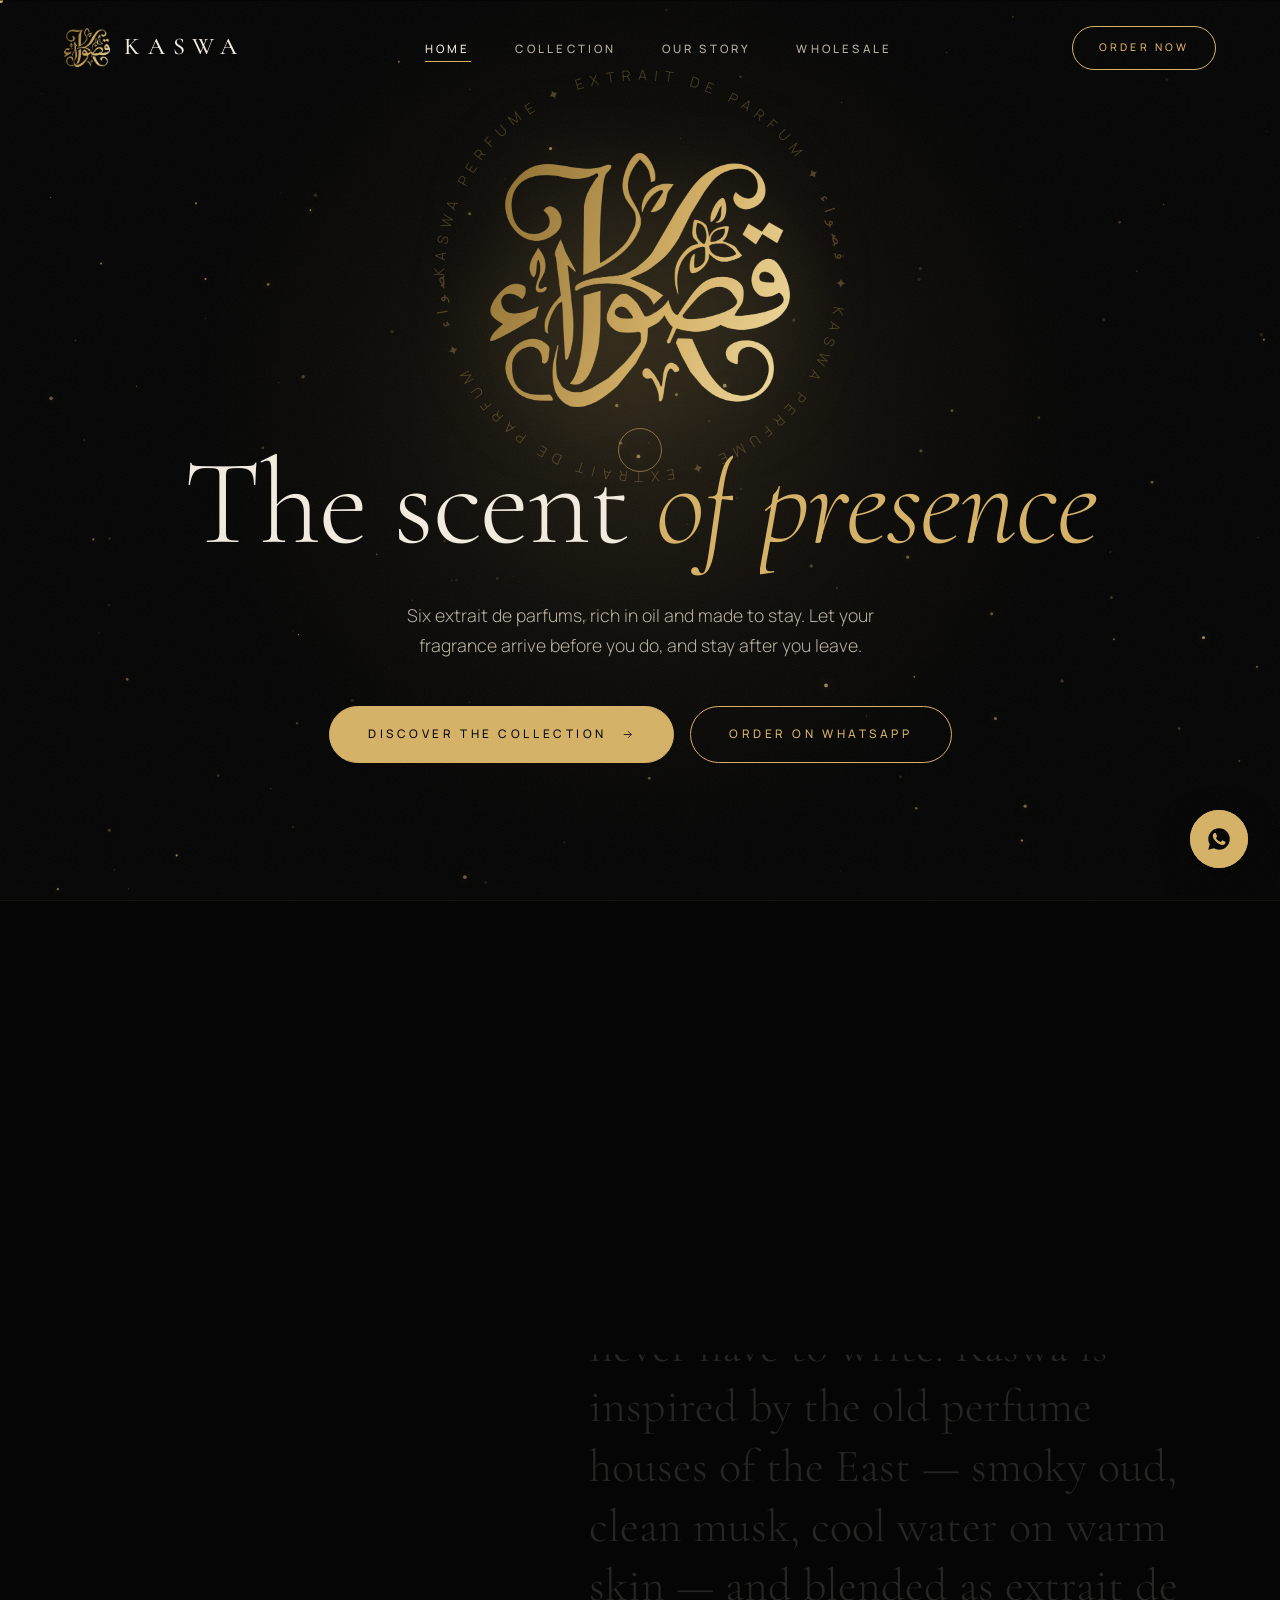
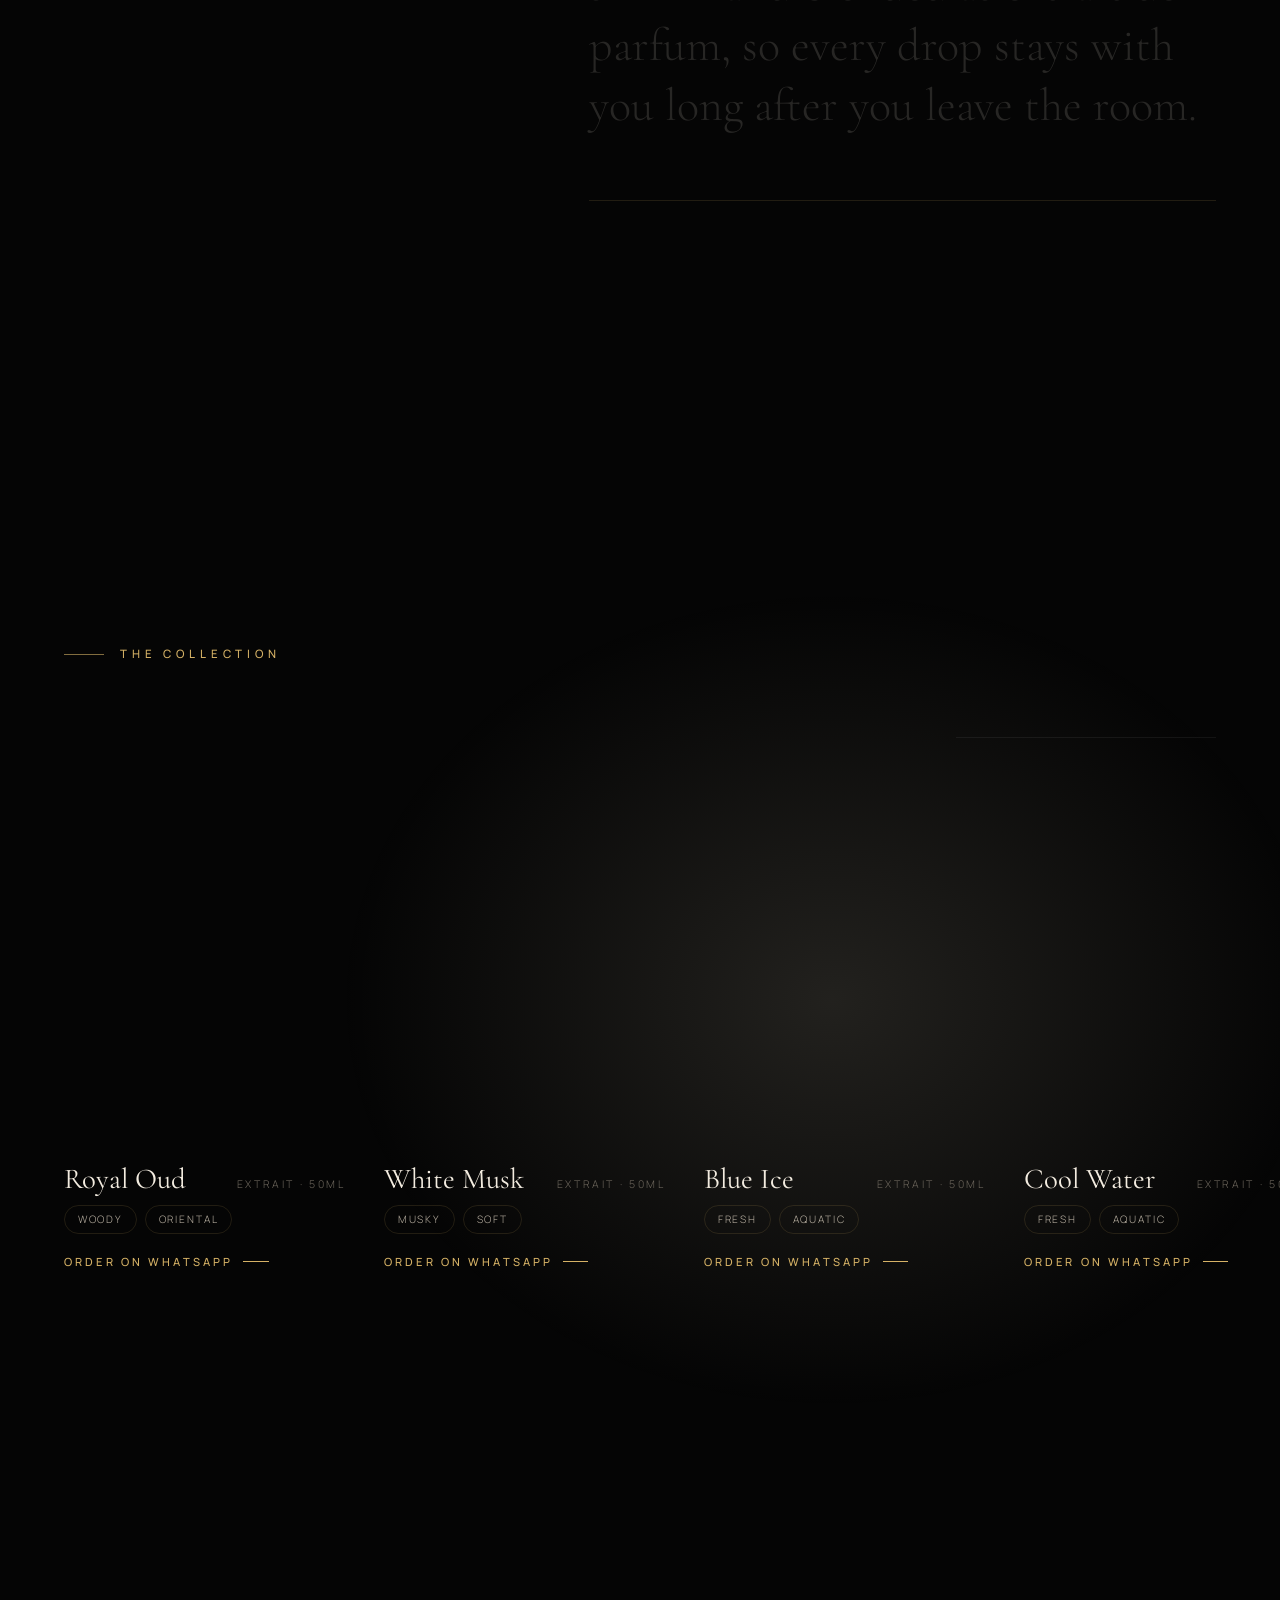
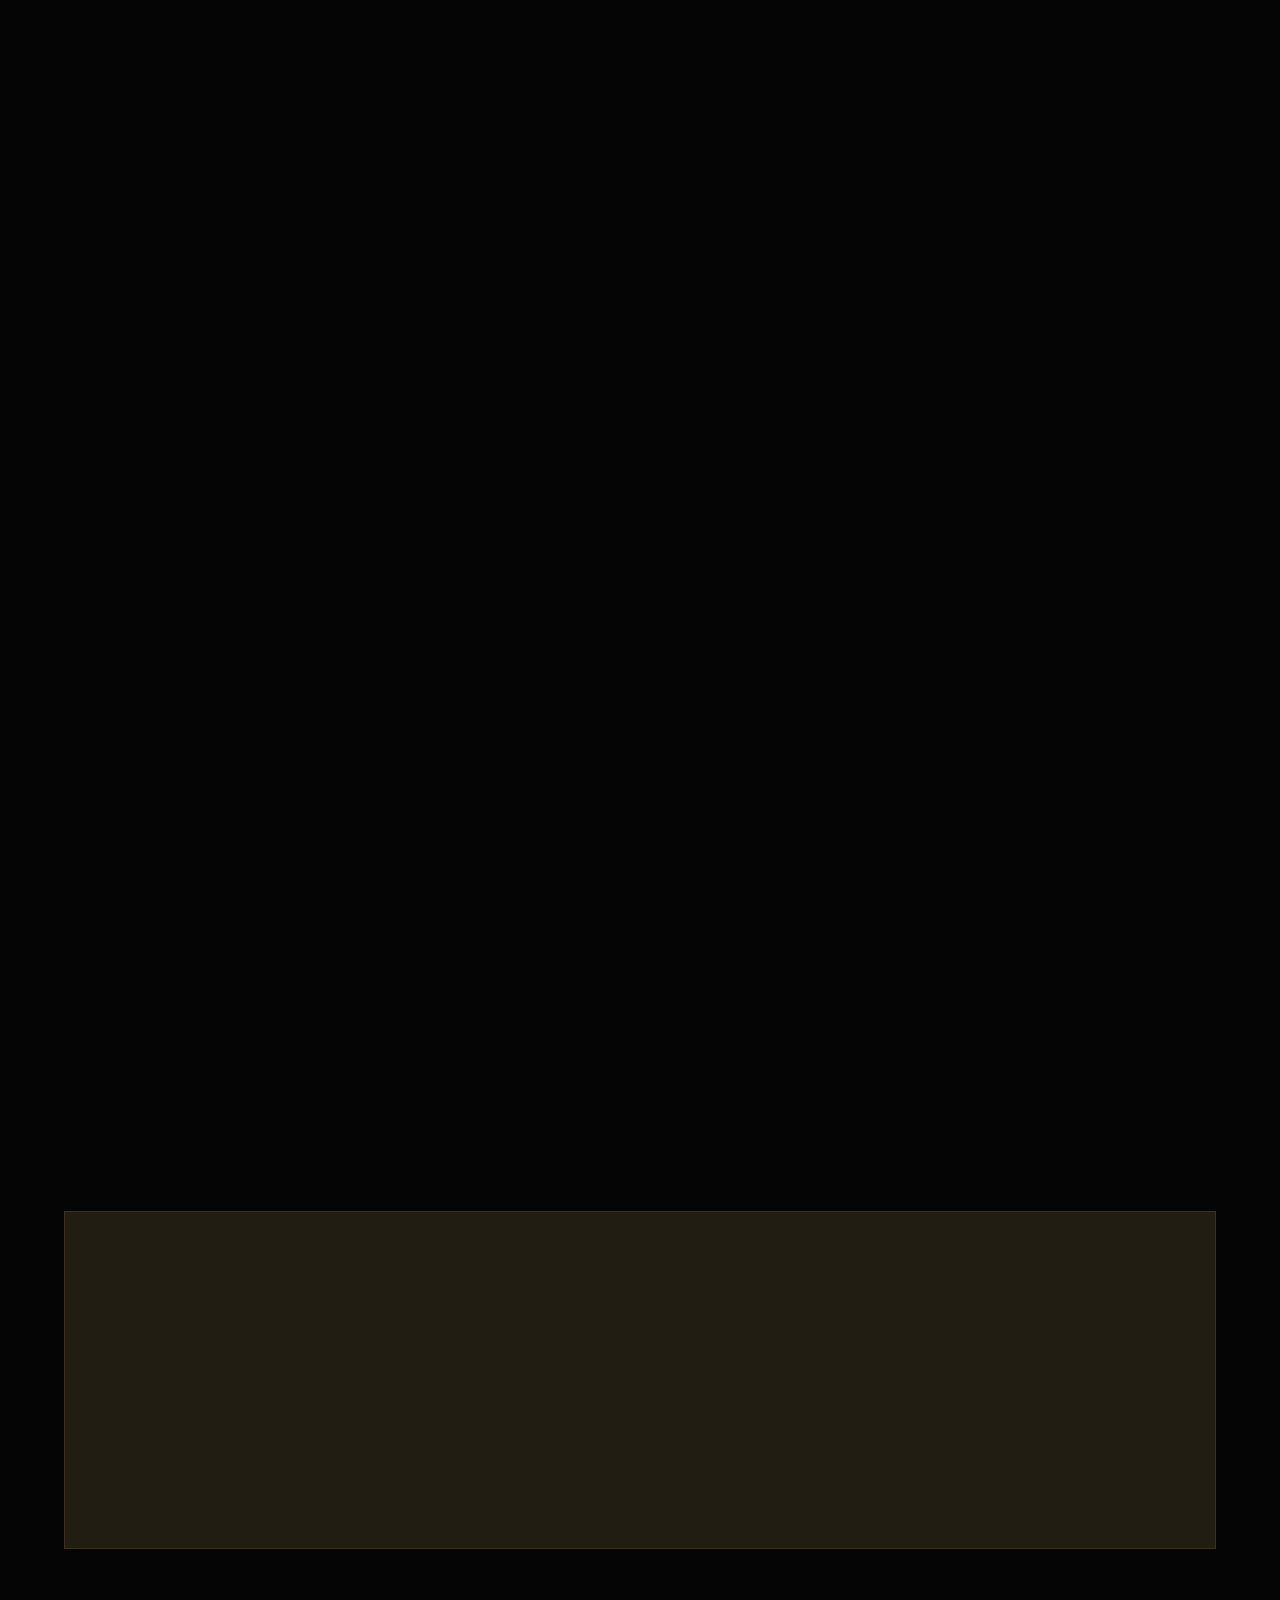
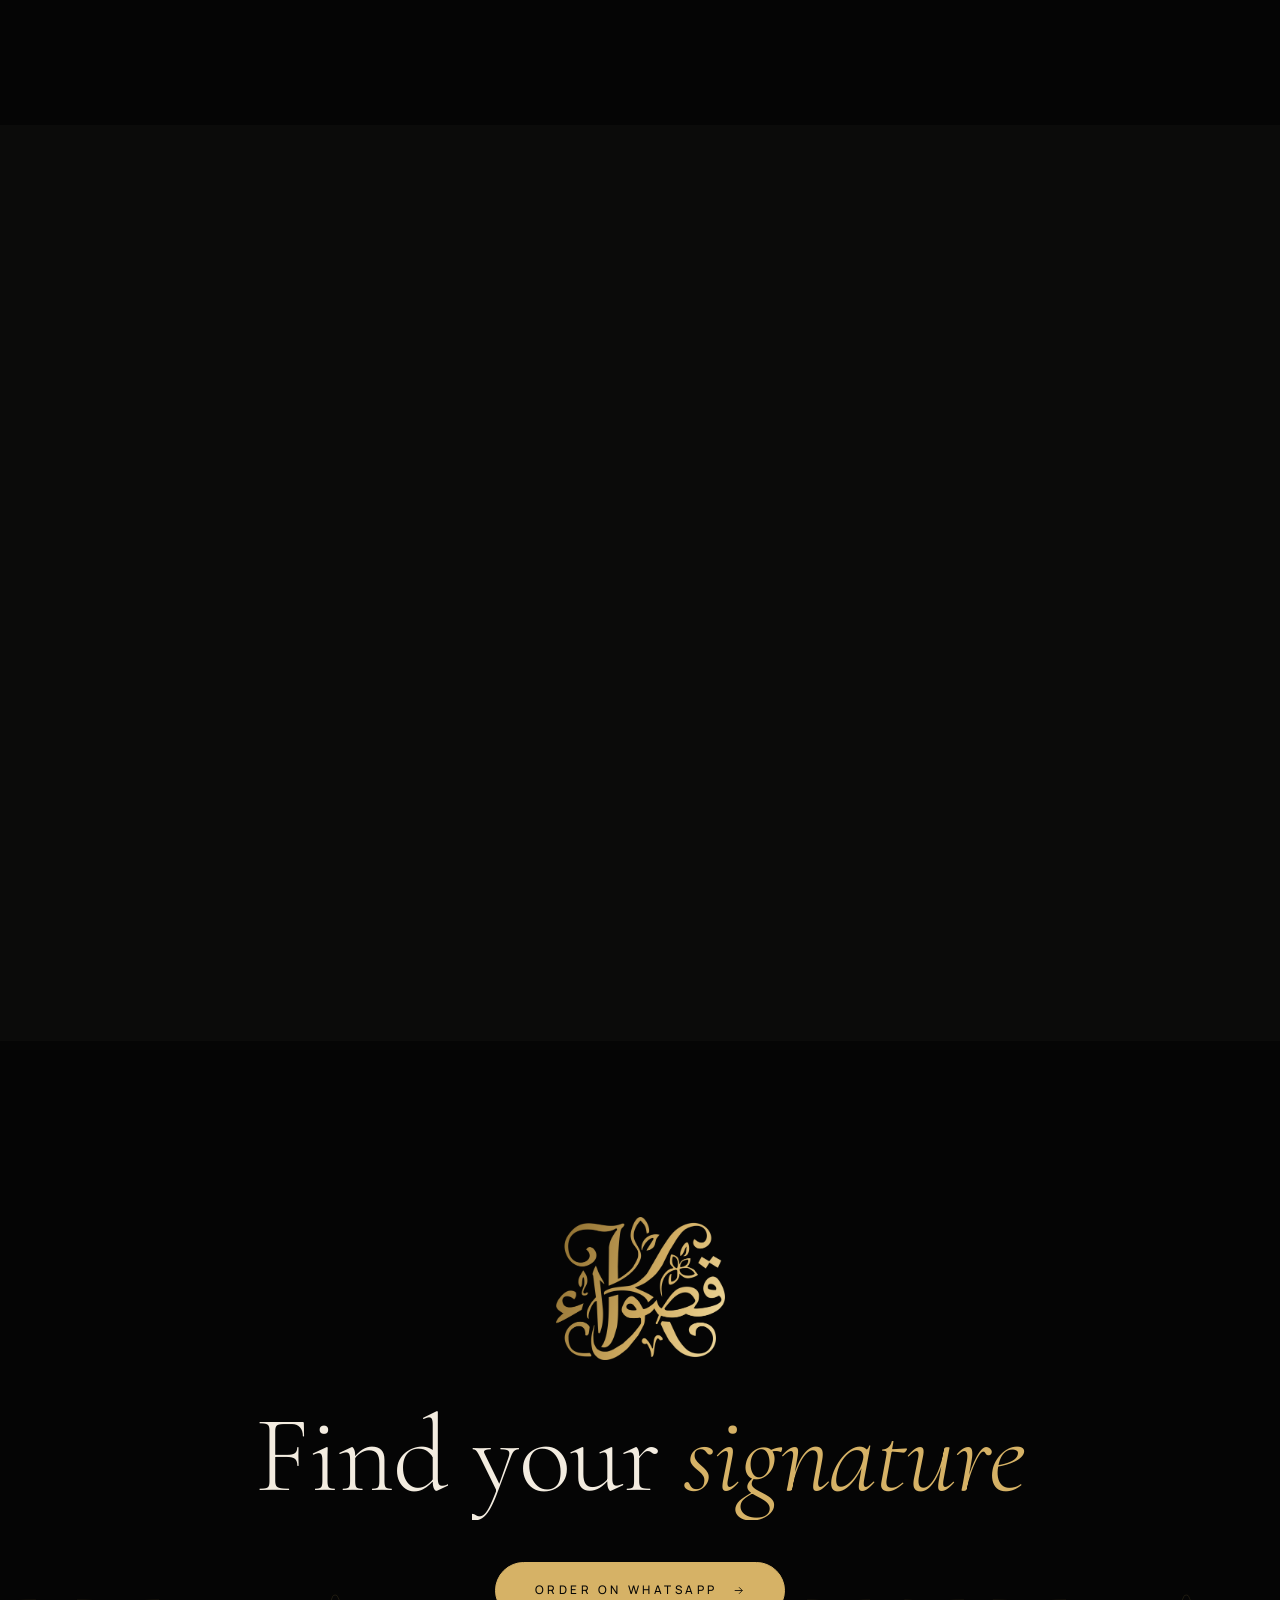
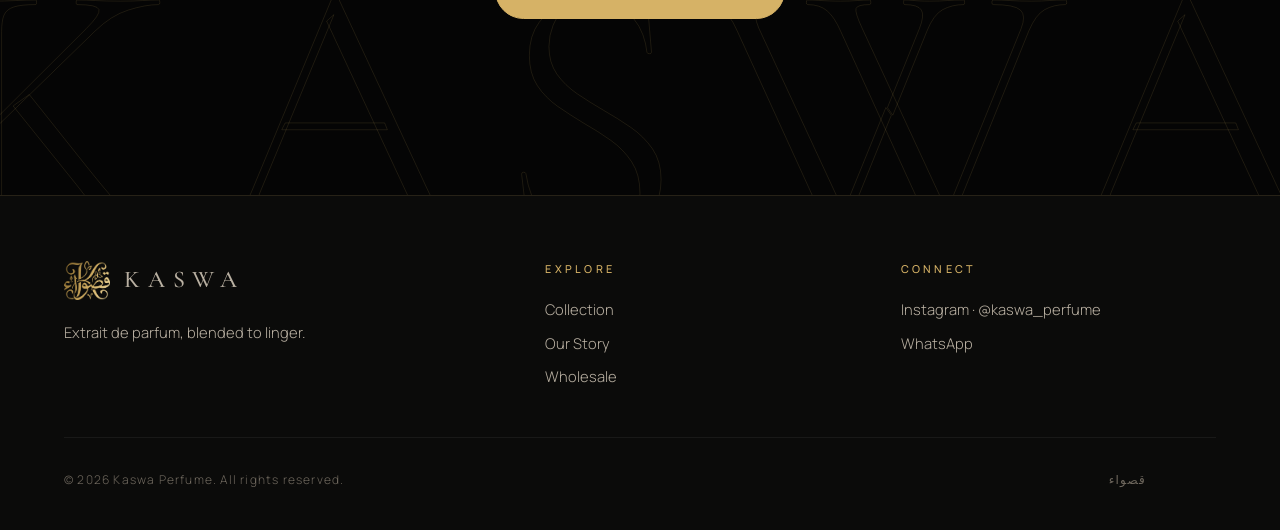
<file: index.html>
<!DOCTYPE html>
<html lang="en" class="lock">
<head>
  <meta charset="UTF-8">
  <meta name="viewport" content="width=device-width, initial-scale=1.0">
  <title>Kaswa Perfume | Extrait de Parfum</title>
  <meta name="description" content="Kaswa Perfume — six signature extrait de parfums. Royal Oud, White Musk, Blue Ice, Cool Water, Fitrat and Guava. Order on WhatsApp.">
  <meta name="theme-color" content="#050505">
  <link rel="icon" href="images/logo-gold.png">
  <link rel="stylesheet" href="styles.css">
</head>
<body>

  <!-- Preloader -->
  <div class="loader" aria-hidden="true">
    <div class="loader__half loader__half--top"></div>
    <div class="loader__half loader__half--bot"></div>
    <div class="loader__inner">
      <div class="loader__logo"><div class="loader__fill"></div></div>
      <div class="loader__count">000</div>
    </div>
  </div>

  <!-- Nav -->
  <nav class="nav">
    <a href="index.html" class="brand" aria-label="Kaswa home">
      <span class="logo-mark"></span>
      <span class="brand__word">KASWA</span>
    </a>
    <ul class="nav__links">
      <li><a href="index.html" class="active">Home</a></li>
      <li><a href="#collection">Collection</a></li>
      <li><a href="#story">Our Story</a></li>
      <li><a href="#wholesale">Wholesale</a></li>
    </ul>
    <a class="btn nav__cta" data-wa data-magnetic>Order Now</a>
    <button class="burger" aria-label="Open menu" aria-expanded="false"><span></span><span></span></button>
  </nav>

  <div class="menu">
    <a href="index.html">Home</a>
    <a href="products.html">Collection</a>
    <a href="#story">Our Story</a>
    <a href="#wholesale">Wholesale</a>
    <div class="menu__foot">@kaswa_perfume</div>
  </div>

  <main>
    <!-- Hero -->
    <header class="hero">
      <canvas class="hero__canvas" aria-hidden="true"></canvas>
      <div class="hero__glow" aria-hidden="true"></div>

      <div class="hero__inner">
        <div class="hero__logo reveal">
          <div class="hero__ring" aria-hidden="true">
            <svg viewBox="0 0 400 400">
              <defs><path id="ring" d="M200,200 m-180,0 a180,180 0 1,1 360,0 a180,180 0 1,1 -360,0"/></defs>
              <text><textPath href="#ring">Kaswa Perfume ✦ Extrait de Parfum ✦ قصواء ✦ Kaswa Perfume ✦ Extrait de Parfum ✦ قصواء ✦</textPath></text>
            </svg>
          </div>
          <div class="logo-mark" role="img" aria-label="Kaswa logo"></div>
        </div>
        <h1 class="display split">The scent <em>of&nbsp;presence</em></h1>
        <p class="hero__sub reveal" style="--d:.35s">Six extrait de parfums, rich in oil and made to stay. Let your fragrance arrive before you do, and stay after you leave.</p>
        <div class="hero__ctas reveal" style="--d:.5s">
          <a href="#collection" class="btn btn--solid" data-magnetic>Discover the Collection
            <svg viewBox="0 0 24 24" fill="none" stroke="currentColor" stroke-width="1.5"><path d="M5 12h14M13 6l6 6-6 6"/></svg>
          </a>
          <a class="btn" data-wa data-magnetic>Order on WhatsApp</a>
        </div>
      </div>

      <div class="scroll-cue" aria-hidden="true">Scroll<i></i></div>
    </header>

    <!-- Marquee -->
    <div class="marquee" aria-hidden="true">
      <div class="marquee__track">
        <span>Royal Oud</span><span>White Musk</span><span>Blue Ice</span><span>Cool Water</span><span>Fitrat</span><span>Guava</span>
        <span>Royal Oud</span><span>White Musk</span><span>Blue Ice</span><span>Cool Water</span><span>Fitrat</span><span>Guava</span>
      </div>
    </div>

    <!-- Story -->
    <section class="section" id="story">
      <div class="story">
        <div class="story__visual">
          <div class="story__frame clip">
            <img src="images/luxury_perfume.png" alt="A Kaswa perfume bottle on black marble" loading="lazy">
          </div>
          <div class="story__badge reveal" style="--d:.4s">قصواء<small>Kaswa</small></div>
        </div>
        <div>
          <span class="eyebrow reveal">Our Story</span>
          <p class="story__text">A fragrance is <b>a signature</b> you never have to write. Kaswa is inspired by the <b>old perfume houses of the East</b> — smoky oud, clean musk, cool water on warm skin — and blended as <b>extrait de parfum</b>, so every drop stays with you <b>long after you leave the room.</b></p>
          <div class="story__facts">
            <div class="fact reveal"><b>06</b><span>Signature scents</span></div>
            <div class="fact reveal" style="--d:.1s"><b>50ml</b><span>Every bottle</span></div>
            <div class="fact reveal" style="--d:.2s"><b>Extrait</b><span>Concentration</span></div>
          </div>
        </div>
      </div>
    </section>

    <!-- Collection: pinned horizontal scroll -->
    <section class="collection" id="collection">
      <div class="collection__sticky">
        <div class="collection__bg" aria-hidden="true"></div>
        <div class="collection__head">
          <div>
            <span class="eyebrow">The Collection</span>
            <h2 class="display split">Six scents, <em>one&nbsp;house</em></h2>
          </div>
          <div class="collection__progress" aria-hidden="true"><i></i></div>
        </div>
        <div class="track" data-scents>
          <div class="track__end">
            <p>Can't choose? <br>Tell us what you love.</p>
            <a class="btn" data-wa="Hi Kaswa, can you help me choose a perfume?" data-magnetic>Ask on WhatsApp</a>
            <a href="products.html" class="scent__order">View full collection</a>
          </div>
        </div>
      </div>
    </section>

    <!-- Ritual -->
    <section class="section">
      <div class="section__head">
        <div>
          <span class="eyebrow reveal">The Kaswa Way</span>
          <h2 class="display split">Made to <em>linger</em></h2>
        </div>
        <p class="reveal" style="--d:.2s">No fillers or shortcuts. Just concentrated perfume oil in a bottle you'll want to keep on display.</p>
      </div>
      <div class="ritual">
        <div class="ritual__item reveal">
          <span class="ritual__num">i.</span>
          <h3>Extrait strength</h3>
          <p>More perfume oil than eau de toilette or eau de parfum, so the scent is richer and deeper.</p>
        </div>
        <div class="ritual__item reveal" style="--d:.12s">
          <span class="ritual__num">ii.</span>
          <h3>Lasts all day</h3>
          <p>A few sprays on the wrists and neck, made to carry you from morning into evening.</p>
        </div>
        <div class="ritual__item reveal" style="--d:.24s">
          <span class="ritual__num">iii.</span>
          <h3>Ordered direct</h3>
          <p>Message us on WhatsApp. We'll help you choose, then deliver it straight to your door.</p>
        </div>
      </div>
    </section>

    <!-- Wholesale -->
    <section class="section" id="wholesale" style="background: var(--ink-2);">
      <div class="wholesale">
        <div class="wholesale__grid">
          <div class="supply clip"><img src="images/artisan_bottle.png" alt="Glass perfume bottles" loading="lazy"><span>Bottles</span></div>
          <div class="supply clip" style="--d:.1s"><img src="images/premium_solvent.png" alt="Perfumer's solvent" loading="lazy"><span>Solvents</span></div>
          <div class="supply clip" style="--d:.2s"><img src="images/perfume_color.png" alt="Perfume colours" loading="lazy"><span>Colours</span></div>
          <div class="supply clip" style="--d:.3s"><img src="images/hero_bg.png" alt="Perfume oils" loading="lazy"><span>Oils</span></div>
        </div>
        <div>
          <span class="eyebrow reveal">For Perfumers &amp; Shops</span>
          <h2 class="display split">Wholesale <em>&amp; supplies</em></h2>
          <p class="reveal" style="--d:.2s">Starting your own perfume line? We supply glass bottles, perfumer's alcohol, carrier oils and skin-safe colours, along with our own fragrances in bulk.</p>
          <a class="btn reveal" style="--d:.3s" data-wa="Hi Kaswa, I'm interested in wholesale / supplies." data-magnetic>Wholesale Enquiry
            <svg viewBox="0 0 24 24" fill="none" stroke="currentColor" stroke-width="1.5"><path d="M5 12h14M13 6l6 6-6 6"/></svg>
          </a>
        </div>
      </div>
    </section>

    <!-- CTA -->
    <section class="section cta">
      <div class="cta__big" aria-hidden="true">KASWA</div>
      <div class="cta__logo reveal"><div class="logo-mark"></div></div>
      <h2 class="display split">Find your <em>signature</em></h2>
      <a class="btn btn--solid reveal" style="--d:.3s" data-wa data-magnetic>Order on WhatsApp
        <svg viewBox="0 0 24 24" fill="none" stroke="currentColor" stroke-width="1.5"><path d="M5 12h14M13 6l6 6-6 6"/></svg>
      </a>
    </section>
  </main>

  <footer class="footer">
    <div>
      <a href="index.html" class="brand"><span class="logo-mark"></span><span class="brand__word">KASWA</span></a>
      <p>Extrait de parfum, blended to linger.</p>
    </div>
    <div>
      <h4>Explore</h4>
      <a href="products.html">Collection</a>
      <a href="#story">Our Story</a>
      <a href="#wholesale">Wholesale</a>
    </div>
    <div>
      <h4>Connect</h4>
      <a data-ig>Instagram · @kaswa_perfume</a>
      <a data-wa>WhatsApp</a>
    </div>
    <div class="footer__bottom">
      <span>© <span data-year>2026</span> Kaswa Perfume. All rights reserved.</span>
      <span>قصواء</span>
    </div>
  </footer>

  <a class="wa" data-wa aria-label="Chat on WhatsApp">
    <svg viewBox="0 0 24 24" fill="currentColor"><path d="M12.04 2C6.58 2 2.13 6.45 2.13 11.91c0 1.75.46 3.45 1.32 4.95L2.05 22l5.25-1.38a9.9 9.9 0 0 0 4.74 1.21c5.46 0 9.91-4.45 9.91-9.91S17.5 2 12.04 2Zm5.78 14.06c-.24.68-1.42 1.3-1.95 1.35-.5.05-1.13.07-1.82-.11-.42-.13-.96-.31-1.65-.61-2.9-1.25-4.79-4.17-4.94-4.36-.14-.19-1.18-1.57-1.18-3 0-1.42.75-2.12 1.01-2.41.27-.29.58-.36.78-.36h.56c.18 0 .42-.07.66.5.24.58.82 2 .89 2.14.07.15.12.32.02.51-.1.19-.14.31-.29.48-.14.17-.3.38-.43.51-.14.14-.29.3-.13.59.17.29.74 1.22 1.59 1.97 1.09.97 2.01 1.27 2.3 1.42.29.14.46.12.63-.07.17-.19.72-.84.92-1.13.19-.29.38-.24.65-.14.26.1 1.68.79 1.97.94.29.14.48.22.55.34.07.12.07.7-.17 1.38Z"/></svg>
  </a>

  <script src="script.js"></script>
</body>
</html>
</file>
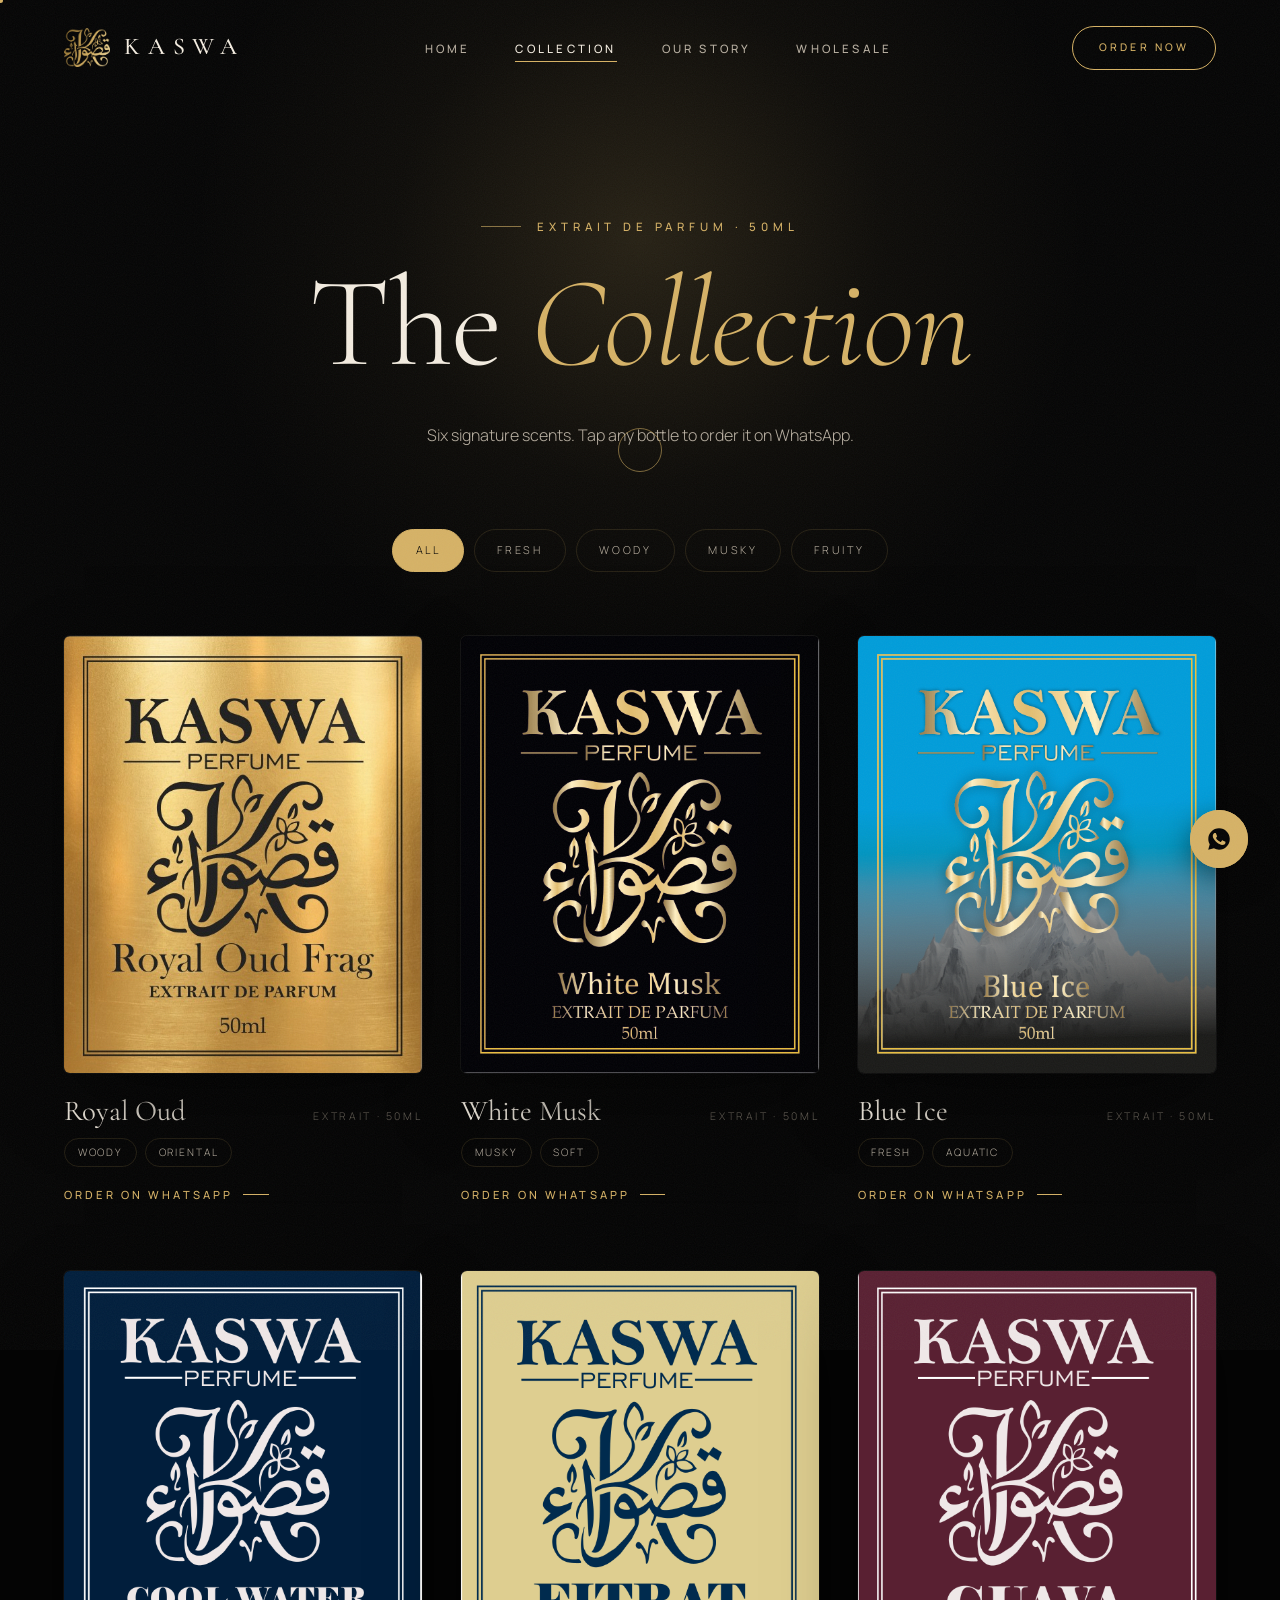
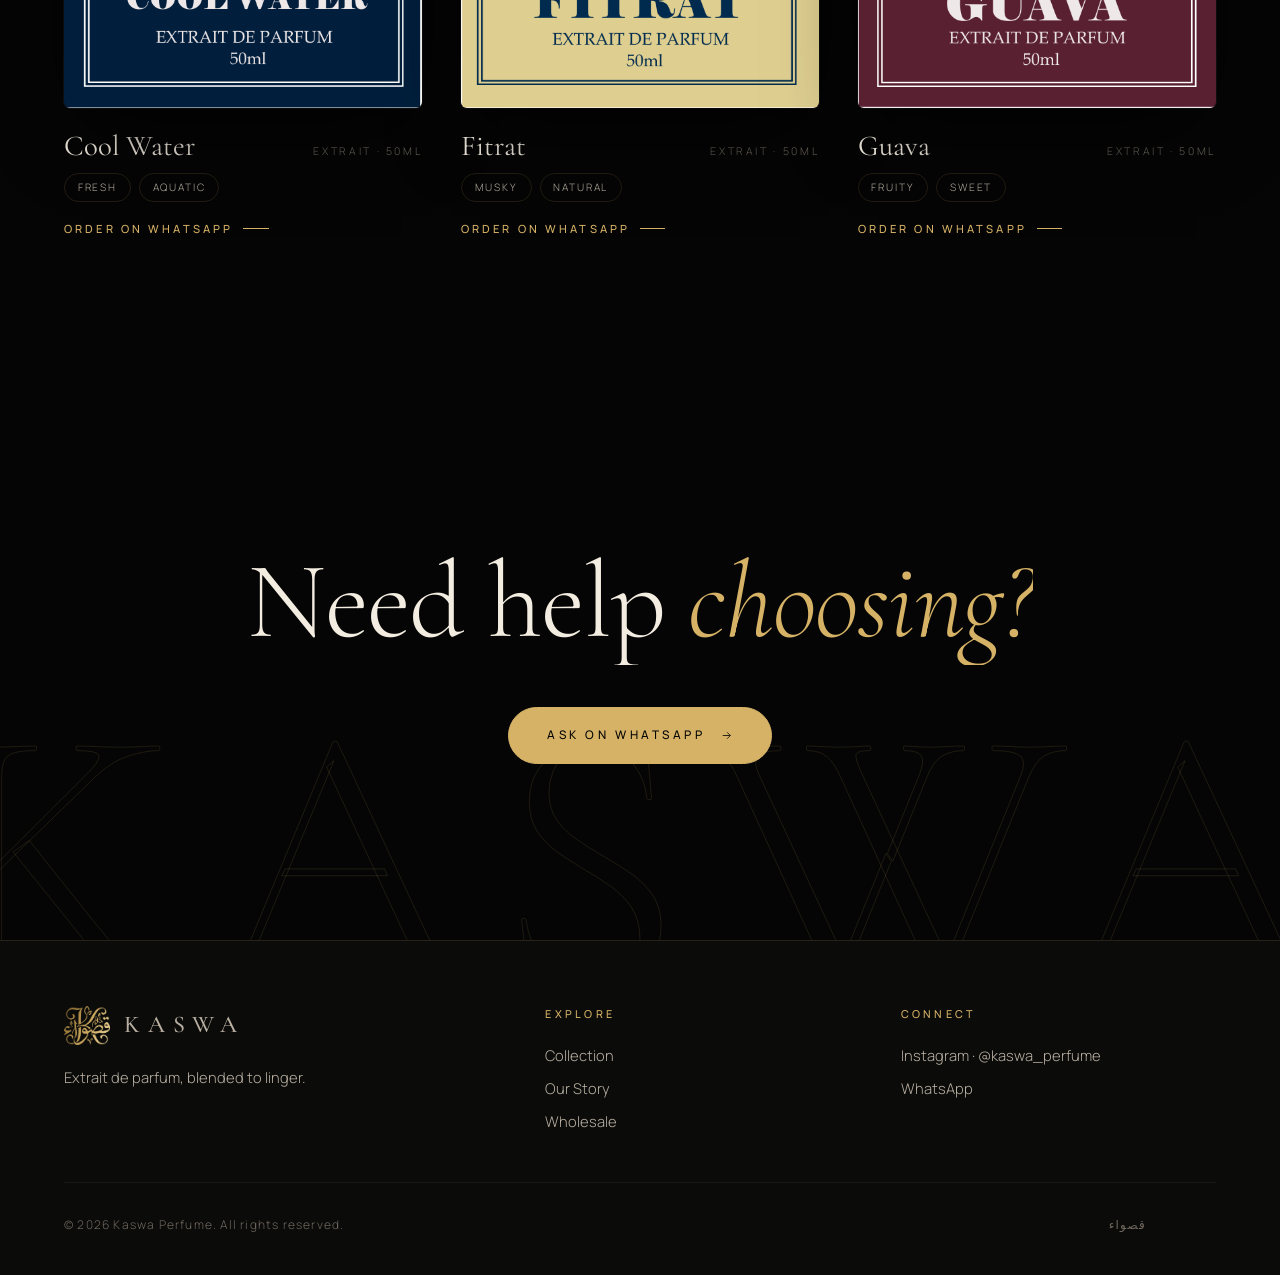
<file: products.html>
<!DOCTYPE html>
<html lang="en">
<head>
  <meta charset="UTF-8">
  <meta name="viewport" content="width=device-width, initial-scale=1.0">
  <title>Collection | Kaswa Perfume</title>
  <meta name="description" content="The full Kaswa collection: six 50ml extrait de parfums. Filter by fresh, woody, musky or fruity and order on WhatsApp.">
  <meta name="theme-color" content="#050505">
  <link rel="icon" href="images/logo-gold.png">
  <link rel="stylesheet" href="styles.css">
</head>
<body>

  <nav class="nav">
    <a href="index.html" class="brand" aria-label="Kaswa home">
      <span class="logo-mark"></span>
      <span class="brand__word">KASWA</span>
    </a>
    <ul class="nav__links">
      <li><a href="index.html">Home</a></li>
      <li><a href="products.html" class="active">Collection</a></li>
      <li><a href="index.html#story">Our Story</a></li>
      <li><a href="index.html#wholesale">Wholesale</a></li>
    </ul>
    <a class="btn nav__cta" data-wa data-magnetic>Order Now</a>
    <button class="burger" aria-label="Open menu" aria-expanded="false"><span></span><span></span></button>
  </nav>

  <div class="menu">
    <a href="index.html">Home</a>
    <a href="products.html">Collection</a>
    <a href="index.html#story">Our Story</a>
    <a href="index.html#wholesale">Wholesale</a>
    <div class="menu__foot">@kaswa_perfume</div>
  </div>

  <main>
    <header class="page-hero">
      <div class="hero__glow" aria-hidden="true"></div>
      <span class="eyebrow reveal">Extrait de Parfum · 50ml</span>
      <h1 class="display split">The <em>Collection</em></h1>
      <p class="reveal" style="--d:.3s">Six signature scents. Tap any bottle to order it on WhatsApp.</p>
    </header>

    <div class="filters reveal" style="--d:.4s">
      <button class="filter on" data-filter="all">All</button>
      <button class="filter" data-filter="fresh">Fresh</button>
      <button class="filter" data-filter="woody">Woody</button>
      <button class="filter" data-filter="musky">Musky</button>
      <button class="filter" data-filter="fruity">Fruity</button>
    </div>

    <section class="grid reveal" style="--d:.5s" data-scents></section>

    <section class="section cta">
      <div class="cta__big" aria-hidden="true">KASWA</div>
      <h2 class="display split">Need help <em>choosing?</em></h2>
      <a class="btn btn--solid reveal" style="--d:.3s" data-wa="Hi Kaswa, can you help me choose a perfume?" data-magnetic>Ask on WhatsApp
        <svg viewBox="0 0 24 24" fill="none" stroke="currentColor" stroke-width="1.5"><path d="M5 12h14M13 6l6 6-6 6"/></svg>
      </a>
    </section>
  </main>

  <footer class="footer">
    <div>
      <a href="index.html" class="brand"><span class="logo-mark"></span><span class="brand__word">KASWA</span></a>
      <p>Extrait de parfum, blended to linger.</p>
    </div>
    <div>
      <h4>Explore</h4>
      <a href="products.html">Collection</a>
      <a href="index.html#story">Our Story</a>
      <a href="index.html#wholesale">Wholesale</a>
    </div>
    <div>
      <h4>Connect</h4>
      <a data-ig>Instagram · @kaswa_perfume</a>
      <a data-wa>WhatsApp</a>
    </div>
    <div class="footer__bottom">
      <span>© <span data-year>2026</span> Kaswa Perfume. All rights reserved.</span>
      <span>قصواء</span>
    </div>
  </footer>

  <a class="wa" data-wa aria-label="Chat on WhatsApp">
    <svg viewBox="0 0 24 24" fill="currentColor"><path d="M12.04 2C6.58 2 2.130 6.45 2.13 11.91c0 1.75.46 3.45 1.32 4.95L2.05 22l5.25-1.38a9.9 9.9 0 0 0 4.74 1.21c5.46 0 9.91-4.45 9.91-9.91S17.5 2 12.04 2Zm5.78 14.06c-.24.68-1.42 1.3-1.950 1.35-.5.05-1.13.07-1.82-.11-.42-.13-.96-.31-1.65-.61-2.9-1.25-4.79-4.17-4.94-4.360-.14-.19-1.18-1.57-1.18-3 0-1.42.75-2.12 1.01-2.41.27-.29.58-.36.78-.36h.56c.18 0 .42-.07.66.5.24.58.82 2 .89 2.14.07.15.12.32.02.51-.1.19-.14.31-.29.48-.14.17-.3.38-.43.51-.14.14-.29.3-.13.59.17.29.74 1.220 1.59 1.97 1.09.97 2.01 1.27 2.3 1.42.29.14.46.12.63-.07.17-.19.72-.84.92-1.13.19-.29.38-.24.65-.14.26.1 1.68.79 1.97.94.29.14.48.22.55.34.07.12.07.7-.17 1.38Z"/></svg>
  </a>

  <script src="script.js"></script>
</body>
</html>
</file>
<file: styles.css>
@import url('https://fonts.googleapis.com/css2?family=Cormorant+Garamond:ital,wght@0,300;0,400;0,500;0,600;1,300;1,400&family=Manrope:wght@300;400;500;600&family=Amiri:wght@400;700&display=swap');

/* ============ Tokens ============ */
:root {
  --ink: #050505;
  --ink-2: #0b0b0a;
  --ink-3: #141311;
  --line: rgba(214, 178, 102, 0.14);
  --line-soft: rgba(255, 255, 255, 0.06);

  --cream: #f3ece0;
  --cream-2: #b9b0a2;
  --cream-3: #6f685e;

  --gold: #d6b266;
  --gold-hi: #f4dc9c;
  --gold-lo: #8a6a2c;
  --gold-grad: linear-gradient(110deg, #8a6a2c 0%, #d6b266 28%, #f8e6b0 50%, #d6b266 72%, #8a6a2c 100%);

  --serif: 'Cormorant Garamond', 'Times New Roman', serif;
  --sans: 'Manrope', system-ui, sans-serif;
  --arabic: 'Amiri', serif;

  --ease: cubic-bezier(0.22, 1, 0.36, 1);
  --ease-io: cubic-bezier(0.76, 0, 0.24, 1);
  --gutter: clamp(16px, 5vw, 80px);
}

*, *::before, *::after { margin: 0; padding: 0; box-sizing: border-box; }

html { scroll-behavior: smooth; }
html.lock, html.lock body { overflow: hidden; }

body {
  background: var(--ink);
  color: var(--cream);
  font-family: var(--sans);
  font-weight: 300;
  line-height: 1.7;
  -webkit-font-smoothing: antialiased;
  overflow-x: hidden;
}

img { display: block; max-width: 100%; }
a { color: inherit; text-decoration: none; }
button { font: inherit; color: inherit; background: none; border: 0; cursor: pointer; }
::selection { background: var(--gold); color: var(--ink); }

/* Film grain over everything */
body::after {
  content: '';
  position: fixed;
  inset: -50%;
  z-index: 900;
  pointer-events: none;
  opacity: 0.05;
  background-image: url("data:image/svg+xml,%3Csvg xmlns='http://www.w3.org/2000/svg' width='160' height='160'%3E%3Cfilter id='n'%3E%3CfeTurbulence type='fractalNoise' baseFrequency='.9' numOctaves='3' stitchTiles='stitch'/%3E%3C/filter%3E%3Crect width='100%25' height='100%25' filter='url(%23n)'/%3E%3C/svg%3E");
  animation: grain 1.2s steps(6) infinite;
}
@keyframes grain {
  0% { transform: translate(0, 0); }
  20% { transform: translate(-3%, 2%); }
  40% { transform: translate(2%, -4%); }
  60% { transform: translate(-4%, -1%); }
  80% { transform: translate(3%, 3%); }
  100% { transform: translate(0, 0); }
}

/* ============ Shared bits ============ */
.eyebrow {
  font-family: var(--sans);
  font-size: 0.72rem;
  font-weight: 500;
  letter-spacing: 0.42em;
  text-transform: uppercase;
  color: var(--gold);
  display: inline-flex;
  align-items: center;
  gap: 1rem;
}
.eyebrow::before { content: ''; width: 2.5rem; height: 1px; background: currentColor; opacity: 0.6; }

.display {
  font-family: var(--serif);
  font-weight: 300;
  line-height: 1.02;
  letter-spacing: -0.01em;
}
.display em { font-style: italic; color: var(--gold); }

.gold-text {
  background: var(--gold-grad);
  background-size: 200% 100%;
  -webkit-background-clip: text;
  background-clip: text;
  color: transparent;
  animation: sheen 6s linear infinite;
}
@keyframes sheen { to { background-position: -200% 0; } }

/* Logo drawn as a gold mask with a moving sheen */
.logo-mark {
  aspect-ratio: 900 / 761;
  background: var(--gold-grad);
  background-size: 250% 100%;
  -webkit-mask: url('images/logo-white.png') center / contain no-repeat;
  mask: url('images/logo-white.png') center / contain no-repeat;
  animation: sheen 5s linear infinite;
}

.btn {
  position: relative;
  display: inline-flex;
  align-items: center;
  gap: 0.9rem;
  padding: 1.1rem 2.4rem;
  border: 1px solid var(--gold);
  border-radius: 999px;
  color: var(--gold);
  font-size: 0.74rem;
  font-weight: 500;
  letter-spacing: 0.3em;
  text-transform: uppercase;
  overflow: hidden;
  isolation: isolate;
  transition: color 0.5s var(--ease);
}
.btn::before {
  content: '';
  position: absolute;
  inset: 0;
  z-index: -1;
  background: var(--gold);
  border-radius: inherit;
  transform: translateY(101%);
  transition: transform 0.6s var(--ease);
}
.btn:hover { color: var(--ink); }
.btn:hover::before { transform: translateY(0); }
.btn--solid { background: var(--gold); color: var(--ink); }
.btn--solid::before { background: var(--cream); }
.btn svg { width: 1.1em; height: 1.1em; transition: transform 0.5s var(--ease); }
.btn:hover svg { transform: translateX(4px); }

/* Scroll reveal */
.reveal { opacity: 0; transform: translateY(50px); transition: opacity 1.2s var(--ease), transform 1.2s var(--ease); transition-delay: var(--d, 0s); }
.reveal.in { opacity: 1; transform: none; }

.split .w { display: inline-block; overflow: hidden; vertical-align: bottom; padding-bottom: 0.08em; }
.split .w > * { display: inline-block; transform: translateY(110%); transition: transform 1.1s var(--ease); transition-delay: calc(var(--i) * 0.06s + var(--d, 0s)); }
.split.in .w > * { transform: none; }

.clip { clip-path: inset(100% 0 0 0); transition: clip-path 1.4s var(--ease-io); transition-delay: var(--d, 0s); }
.clip.in { clip-path: inset(0 0 0 0); }

/* ============ Preloader ============ */
.loader {
  position: fixed;
  inset: 0;
  z-index: 2000;
  display: grid;
  place-items: center;
  pointer-events: none;
}
.loader__half {
  position: absolute;
  left: 0;
  width: 100%;
  height: 50.5%;
  background: var(--ink);
  transition: transform 1.2s var(--ease-io);
}
.loader__half--top { top: 0; }
.loader__half--bot { bottom: 0; }
.loader__inner { position: relative; z-index: 1; text-align: center; transition: opacity 0.5s, transform 1s var(--ease-io); }
.loader__logo {
  width: min(220px, 50vw);
  aspect-ratio: 900 / 761;
  margin: 0 auto 1.8rem;
  position: relative;
  -webkit-mask: url('images/logo-white.png') center / contain no-repeat;
  mask: url('images/logo-white.png') center / contain no-repeat;
  background: rgba(214, 178, 102, 0.12);
}
.loader__fill {
  position: absolute;
  inset: 0;
  background: var(--gold-grad);
  background-size: 200% 100%;
  clip-path: inset(calc(100% - var(--p, 0%)) 0 0 0);
  animation: sheen 2s linear infinite;
}
.loader__count { font-family: var(--serif); font-size: 0.95rem; letter-spacing: 0.5em; color: var(--cream-3); }
.loader.done .loader__inner { opacity: 0; transform: scale(0.9); }
.loader.done .loader__half--top { transform: translateY(-100%); transition-delay: 0.25s; }
.loader.done .loader__half--bot { transform: translateY(100%); transition-delay: 0.25s; }

/* ============ Cursor ============ */
.cursor, .cursor-dot { position: fixed; top: 0; left: 0; z-index: 1500; pointer-events: none; border-radius: 50%; }
.cursor {
  width: 44px; height: 44px; margin: -22px 0 0 -22px;
  border: 1px solid rgba(214, 178, 102, 0.55);
  transition: width 0.4s var(--ease), height 0.4s var(--ease), margin 0.4s var(--ease), background 0.4s, border-color 0.4s;
  display: grid; place-items: center;
}
.cursor span { font-size: 0.6rem; letter-spacing: 0.25em; text-transform: uppercase; color: var(--ink); opacity: 0; transition: opacity 0.3s; font-weight: 600; }
.cursor-dot { width: 5px; height: 5px; margin: -2.5px 0 0 -2.5px; background: var(--gold); }
.cursor.hover { width: 70px; height: 70px; margin: -35px 0 0 -35px; background: rgba(214, 178, 102, 0.1); }
.cursor.view { width: 96px; height: 96px; margin: -48px 0 0 -48px; background: var(--gold); border-color: var(--gold); }
.cursor.view span { opacity: 1; }
@media (hover: none), (pointer: coarse) { .cursor, .cursor-dot { display: none; } }

/* ============ Nav ============ */
.nav {
  position: fixed;
  top: 0; left: 0; right: 0;
  z-index: 1000;
  display: flex;
  align-items: center;
  justify-content: space-between;
  padding: 1.6rem var(--gutter);
  transition: padding 0.6s var(--ease), background 0.6s, transform 0.6s var(--ease), border-color 0.6s;
  border-bottom: 1px solid transparent;
}
.nav.scrolled {
  padding-top: 1rem; padding-bottom: 1rem;
  background: rgba(5, 5, 5, 0.72);
  backdrop-filter: blur(18px) saturate(1.3);
  -webkit-backdrop-filter: blur(18px) saturate(1.3);
  border-color: var(--line);
}
.nav.hide { transform: translateY(-100%); }
.brand { display: flex; align-items: center; gap: 0.9rem; z-index: 2; }
.brand .logo-mark { width: 46px; }
.brand__word { font-family: var(--serif); font-size: 1.5rem; font-weight: 500; letter-spacing: 0.32em; }
.nav__links { display: flex; gap: 2.8rem; list-style: none; }
.nav__links a {
  position: relative;
  font-size: 0.72rem;
  font-weight: 500;
  letter-spacing: 0.28em;
  text-transform: uppercase;
  color: var(--cream-2);
  transition: color 0.4s;
}
.nav__links a::after {
  content: ''; position: absolute; left: 0; bottom: -6px; width: 100%; height: 1px;
  background: var(--gold); transform: scaleX(0); transform-origin: right; transition: transform 0.5s var(--ease);
}
.nav__links a:hover, .nav__links a.active { color: var(--cream); }
.nav__links a:hover::after, .nav__links a.active::after { transform: scaleX(1); transform-origin: left; }
.nav__cta { padding: 0.75rem 1.6rem; font-size: 0.66rem; }

.burger { display: none; width: 44px; height: 44px; position: relative; z-index: 2; }
.burger span { position: absolute; left: 10px; right: 10px; height: 1px; background: var(--cream); transition: transform 0.5s var(--ease), top 0.5s var(--ease); }
.burger span:nth-child(1) { top: 18px; }
.burger span:nth-child(2) { top: 26px; }
.menu-open .burger span:nth-child(1) { top: 22px; transform: rotate(45deg); }
.menu-open .burger span:nth-child(2) { top: 22px; transform: rotate(-45deg); }

.menu {
  position: fixed; inset: 0; z-index: 999;
  background: var(--ink-2);
  display: flex; flex-direction: column; justify-content: center;
  padding: 0 var(--gutter);
  clip-path: circle(0% at calc(100% - 40px) 40px);
  transition: clip-path 0.9s var(--ease-io);
  visibility: hidden;
}
.menu-open .menu { clip-path: circle(150% at calc(100% - 40px) 40px); visibility: visible; }
.menu a {
  font-family: var(--serif); font-size: clamp(2.6rem, 11vw, 4rem); line-height: 1.25;
  display: block; opacity: 0; transform: translateY(30px);
  transition: opacity 0.6s, transform 0.8s var(--ease), color 0.3s;
}
.menu a:hover { color: var(--gold); }
.menu-open .menu a { opacity: 1; transform: none; }
.menu-open .menu a:nth-child(1) { transition-delay: 0.3s; }
.menu-open .menu a:nth-child(2) { transition-delay: 0.38s; }
.menu-open .menu a:nth-child(3) { transition-delay: 0.46s; }
.menu-open .menu a:nth-child(4) { transition-delay: 0.54s; }
.menu__foot { margin-top: 3rem; color: var(--cream-3); font-size: 0.8rem; letter-spacing: 0.2em; text-transform: uppercase; }

/* ============ Hero ============ */
.hero {
  position: relative;
  min-height: 100svh;
  display: grid;
  place-items: center;
  overflow: hidden;
  padding: 8rem var(--gutter) 7rem;
  isolation: isolate;
}
.hero__canvas { position: absolute; inset: 0; z-index: -1; width: 100%; height: 100%; }
.hero__glow {
  position: absolute; z-index: -2;
  width: 70vmax; height: 70vmax; left: 50%; top: 45%;
  transform: translate(-50%, -50%);
  background: radial-gradient(closest-side, rgba(214, 178, 102, 0.16), rgba(214, 178, 102, 0.04) 55%, transparent);
  animation: breathe 9s ease-in-out infinite;
}
@keyframes breathe { 50% { transform: translate(-50%, -50%) scale(1.15); opacity: 0.7; } }
.hero__inner { text-align: center; position: relative; will-change: transform; }
.hero__logo { width: min(300px, 58vw); margin: 0 auto 2.2rem; filter: drop-shadow(0 0 40px rgba(214, 178, 102, 0.25)); }
.hero__logo .logo-mark { width: 100%; }
.hero h1 { font-size: clamp(3.2rem, 9.5vw, 8.5rem); margin-bottom: 1.6rem; }
.hero__sub { max-width: 34rem; margin: 0 auto 2.8rem; color: var(--cream-2); font-size: clamp(0.95rem, 1.6vw, 1.1rem); }
.hero__ctas { display: flex; gap: 1rem; justify-content: center; flex-wrap: wrap; }

.hero__logo { position: relative; }
.hero__ring {
  position: absolute; z-index: -1; left: 50%; top: 50%;
  width: 145%; aspect-ratio: 1;
  transform: translate(-50%, -50%);
  pointer-events: none;
}
.hero__ring svg { width: 100%; height: 100%; animation: spin 60s linear infinite; overflow: visible; }
.hero__ring text { font-family: var(--sans); font-size: 13px; letter-spacing: 0.5em; fill: rgba(214, 178, 102, 0.32); text-transform: uppercase; }
@keyframes spin { to { transform: rotate(360deg); } }

.scroll-cue { position: absolute; bottom: 2.2rem; left: 50%; transform: translateX(-50%); display: flex; flex-direction: column; align-items: center; gap: 0.8rem; font-size: 0.62rem; letter-spacing: 0.4em; text-transform: uppercase; color: var(--cream-3); }
.scroll-cue i { width: 1px; height: 56px; background: linear-gradient(var(--gold), transparent); position: relative; overflow: hidden; }
.scroll-cue i::after { content: ''; position: absolute; left: 0; top: -40%; width: 100%; height: 40%; background: var(--gold-hi); animation: drip 2.2s var(--ease-io) infinite; }
@keyframes drip { to { top: 100%; } }
@media (max-height: 960px) { .scroll-cue { display: none; } }

/* ============ Marquee ============ */
.marquee { border-block: 1px solid var(--line); padding: 1.6rem 0; overflow: hidden; background: var(--ink-2); }
.marquee__track { display: flex; width: max-content; animation: marquee 40s linear infinite; }
.marquee:hover .marquee__track { animation-play-state: paused; }
.marquee span { font-family: var(--serif); font-size: clamp(1.6rem, 3.4vw, 2.8rem); font-style: italic; font-weight: 300; padding-left: 2.2rem; white-space: nowrap; color: var(--cream-2); display: inline-flex; align-items: center; gap: 2.2rem; }
.marquee span::after { content: '✦'; font-style: normal; font-size: 0.9rem; color: var(--gold); }
@keyframes marquee { to { transform: translateX(-50%); } }

/* ============ Sections ============ */
.section { padding: clamp(6rem, 14vw, 11rem) var(--gutter); position: relative; isolation: isolate; }
.section__head { display: flex; justify-content: space-between; align-items: end; gap: 2rem; margin-bottom: clamp(3rem, 7vw, 5rem); flex-wrap: wrap; }
.section__head h2 { font-size: clamp(2.6rem, 6.5vw, 5.5rem); margin-top: 1.2rem; }
.section__head p { max-width: 26rem; color: var(--cream-2); }

/* Story: words light up with scroll */
.story { display: grid; grid-template-columns: 1fr 1.4fr; gap: clamp(2rem, 6vw, 6rem); align-items: start; }
.story__visual { position: sticky; top: 18vh; }
.story__frame { position: relative; aspect-ratio: 4 / 5; overflow: hidden; border-radius: 200px 200px 4px 4px; border: 1px solid var(--line); }
.story__frame img { width: 100%; height: 118%; object-fit: cover; transform: translateY(var(--py, 0px)); }
.story__frame::after { content: ''; position: absolute; inset: 0; background: linear-gradient(to top, rgba(5,5,5,0.7), transparent 50%); }
.story__badge {
  position: absolute; right: -1.5rem; bottom: 2.5rem;
  width: 128px; height: 128px; border-radius: 50%;
  background: var(--ink); border: 1px solid var(--line);
  display: grid; place-items: center; align-content: center; text-align: center;
  font-family: var(--arabic); color: var(--gold); font-size: 1.7rem; line-height: 1.2;
}
.story__badge small { display: block; font-family: var(--sans); font-size: 0.55rem; letter-spacing: 0.3em; color: var(--cream-3); text-transform: uppercase; }
.story__text { font-family: var(--serif); font-size: clamp(1.8rem, 3.6vw, 3.2rem); line-height: 1.3; font-weight: 300; margin-top: 1.6rem; }
.story__text .word { opacity: 0.14; transition: opacity 0.4s, color 0.4s; }
.story__text .word.lit { opacity: 1; }
.story__text .word.gold.lit { color: var(--gold); font-style: italic; }
.story__facts { display: grid; grid-template-columns: repeat(3, 1fr); gap: 1.5rem; margin-top: 4rem; padding-top: 2.5rem; border-top: 1px solid var(--line); }
.fact b { display: block; font-family: var(--serif); font-size: clamp(2.2rem, 4vw, 3.4rem); font-weight: 400; line-height: 1; color: var(--gold); margin-bottom: 0.6rem; }
.fact span { font-size: 0.7rem; letter-spacing: 0.25em; text-transform: uppercase; color: var(--cream-3); }

/* ============ Collection (pinned horizontal scroll) ============ */
.collection { position: relative; height: 400vh; background: var(--ink); }
.collection__sticky { position: sticky; top: 0; height: 100vh; overflow: hidden; display: flex; flex-direction: column; justify-content: center; }
.collection__bg { position: absolute; inset: 0; background: radial-gradient(55% 65% at 65% 55%, var(--tint, rgba(214,178,102,0.12)), transparent 70%); transition: background 1s; z-index: 0; }
.collection__head { padding: 0 var(--gutter); margin-bottom: 2.5rem; position: relative; z-index: 1; display: flex; justify-content: space-between; align-items: end; gap: 2rem; }
.collection__head h2 { font-size: clamp(2.6rem, 5.5vw, 4.6rem); margin-top: 1rem; }
.collection__progress { width: min(260px, 30vw); height: 1px; background: var(--line-soft); position: relative; margin-bottom: 1.2rem; }
.collection__progress i { position: absolute; inset: 0; background: var(--gold); transform-origin: left; transform: scaleX(var(--p, 0)); }
.track { display: flex; gap: clamp(1.5rem, 3vw, 3rem); padding: 0 var(--gutter); will-change: transform; position: relative; z-index: 1; }

.scent {
  --c: #d6b266;
  flex: 0 0 auto;
  width: clamp(250px, 22vw, 330px);
  perspective: 1200px;
}
.scent__card {
  position: relative;
  aspect-ratio: 128 / 156;
  border-radius: 6px;
  transform-style: preserve-3d;
  transform: rotateX(var(--rx, 0deg)) rotateY(var(--ry, 0deg));
  transition: transform 0.6s var(--ease), box-shadow 0.6s;
  box-shadow: 0 30px 80px -20px rgba(0, 0, 0, 0.9), 0 0 0 1px var(--line-soft);
}
.scent__card img { width: 100%; height: 100%; object-fit: cover; border-radius: inherit; }
.scent__card::after {
  content: ''; position: absolute; inset: 0; border-radius: inherit; pointer-events: none;
  background: radial-gradient(circle at var(--gx, 50%) var(--gy, 0%), rgba(255, 255, 255, 0.3), transparent 45%);
  mix-blend-mode: overlay; opacity: 0; transition: opacity 0.5s;
}
.scent:hover .scent__card { box-shadow: 0 40px 100px -20px rgba(0,0,0,0.95), 0 0 70px -10px var(--c); }
.scent:hover .scent__card::after { opacity: 1; }
.scent__meta { display: flex; justify-content: space-between; align-items: baseline; margin-top: 1.4rem; gap: 1rem; }
.scent__meta h3 { font-family: var(--serif); font-weight: 400; font-size: 1.8rem; line-height: 1.1; }
.scent__meta span { font-size: 0.66rem; letter-spacing: 0.25em; text-transform: uppercase; color: var(--cream-3); white-space: nowrap; }
.scent__family { display: flex; gap: 0.5rem; margin-top: 0.7rem; flex-wrap: wrap; }
.scent__family em { font-style: normal; font-size: 0.64rem; letter-spacing: 0.18em; text-transform: uppercase; padding: 0.3rem 0.8rem; border: 1px solid var(--line); border-radius: 999px; color: var(--cream-2); }
.scent__order { margin-top: 1.1rem; display: inline-flex; align-items: center; gap: 0.6rem; font-size: 0.7rem; font-weight: 500; letter-spacing: 0.28em; text-transform: uppercase; color: var(--gold); }
.scent__order::after { content: ''; width: 1.6rem; height: 1px; background: currentColor; transition: width 0.5s var(--ease); }
.scent__order:hover::after { width: 3rem; }
.track__end { flex: 0 0 auto; width: clamp(240px, 24vw, 340px); display: flex; flex-direction: column; justify-content: center; align-items: flex-start; gap: 1.6rem; }
.track__end p { font-family: var(--serif); font-size: 2rem; line-height: 1.2; }

/* ============ Ritual / Values ============ */
.ritual { display: grid; grid-template-columns: repeat(3, 1fr); gap: 1px; background: var(--line); border: 1px solid var(--line); }
.ritual__item { background: var(--ink); padding: clamp(2rem, 4vw, 3.5rem); position: relative; overflow: hidden; transition: background 0.6s; }
.ritual__item::before { content: ''; position: absolute; left: 0; top: 0; width: 100%; height: 2px; background: var(--gold-grad); transform: scaleX(0); transform-origin: left; transition: transform 0.8s var(--ease); }
.ritual__item:hover { background: var(--ink-3); }
.ritual__item:hover::before { transform: scaleX(1); }
.ritual__num { font-family: var(--serif); font-style: italic; color: var(--gold); font-size: 1.1rem; }
.ritual__item h3 { font-family: var(--serif); font-weight: 400; font-size: 2rem; margin: 3.5rem 0 1rem; }
.ritual__item p { color: var(--cream-2); font-size: 0.95rem; }

/* ============ Wholesale ============ */
.wholesale { display: grid; grid-template-columns: 1.1fr 1fr; gap: clamp(2rem, 6vw, 6rem); align-items: center; }
.wholesale__grid { display: grid; grid-template-columns: 1fr 1fr; gap: 1rem; }
.supply { position: relative; aspect-ratio: 1; overflow: hidden; border-radius: 4px; border: 1px solid var(--line-soft); }
.supply img { width: 100%; height: 100%; object-fit: cover; transition: transform 1.4s var(--ease), filter 1s; filter: grayscale(0.4) brightness(0.7); }
.supply:hover img { transform: scale(1.08); filter: none; }
.supply span { position: absolute; left: 1rem; bottom: 0.9rem; font-family: var(--serif); font-size: 1.3rem; z-index: 1; }
.supply::after { content: ''; position: absolute; inset: 0; background: linear-gradient(to top, rgba(0,0,0,0.75), transparent 55%); }
.wholesale h2 { font-size: clamp(2.4rem, 5vw, 4.2rem); margin: 1.2rem 0 1.4rem; }
.wholesale p { color: var(--cream-2); margin-bottom: 2.4rem; max-width: 30rem; }

/* ============ CTA ============ */
.cta { text-align: center; overflow: hidden; }
.cta__logo { width: min(170px, 40vw); margin: 0 auto 2.5rem; }
.cta__logo .logo-mark { width: 100%; }
.cta h2 { font-size: clamp(3rem, 8.5vw, 7.5rem); margin-bottom: 2.6rem; }
.cta__big { position: absolute; left: 50%; bottom: -0.2em; transform: translateX(-50%); font-family: var(--serif); font-size: 30vw; line-height: 0.8; letter-spacing: 0.06em; color: transparent; -webkit-text-stroke: 1px rgba(214, 178, 102, 0.12); pointer-events: none; white-space: nowrap; z-index: -1; }

/* ============ Footer ============ */
.footer { border-top: 1px solid var(--line); padding: 4rem var(--gutter) 2.5rem; display: grid; grid-template-columns: 1.4fr 1fr 1fr; gap: 2.5rem; background: var(--ink-2); }
.footer h4 { font-family: var(--sans); font-weight: 500; font-size: 0.68rem; letter-spacing: 0.3em; text-transform: uppercase; color: var(--gold); margin-bottom: 1.2rem; }
.footer a, .footer p { display: block; color: var(--cream-2); font-size: 0.92rem; margin-bottom: 0.5rem; transition: color 0.3s; }
.footer a:hover { color: var(--gold); }
.footer .brand { margin-bottom: 1.2rem; display: flex; }
.footer__bottom { grid-column: 1 / -1; padding-right: 70px; display: flex; justify-content: space-between; flex-wrap: wrap; gap: 1rem; padding-top: 2rem; border-top: 1px solid var(--line-soft); font-size: 0.75rem; color: var(--cream-3); letter-spacing: 0.1em; }

/* Floating WhatsApp */
.wa {
  position: fixed; right: clamp(16px, 2.5vw, 32px); bottom: clamp(16px, 2.5vw, 32px); z-index: 800;
  width: 58px; height: 58px; border-radius: 50%;
  display: grid; place-items: center;
  background: var(--gold); color: var(--ink);
  box-shadow: 0 10px 30px rgba(0, 0, 0, 0.5);
  transition: transform 0.5s var(--ease);
}
.wa:hover { transform: scale(1.08); }
.wa::before { content: ''; position: absolute; inset: 0; border-radius: 50%; border: 1px solid var(--gold); animation: ping 2.4s var(--ease) infinite; }
.wa svg { width: 26px; height: 26px; }
@keyframes ping { from { transform: scale(1); opacity: 0.8; } to { transform: scale(1.8); opacity: 0; } }

/* ============ Collection page ============ */
.page-hero { padding: 13rem var(--gutter) 5rem; text-align: center; position: relative; isolation: isolate; }
.page-hero h1 { font-size: clamp(3.4rem, 10vw, 8rem); margin: 1.4rem 0; }
.page-hero p { color: var(--cream-2); max-width: 34rem; margin: 0 auto; }
.filters { display: flex; justify-content: center; gap: 0.6rem; flex-wrap: wrap; padding: 0 var(--gutter); margin-bottom: 4rem; }
.filter { padding: 0.7rem 1.4rem; border: 1px solid var(--line); border-radius: 999px; font-size: 0.68rem; letter-spacing: 0.25em; text-transform: uppercase; color: var(--cream-2); transition: all 0.4s var(--ease); }
.filter:hover { border-color: var(--gold); color: var(--cream); }
.filter.on { background: var(--gold); color: var(--ink); border-color: var(--gold); }
.grid { display: grid; grid-template-columns: repeat(auto-fill, minmax(min(100%, 280px), 1fr)); gap: clamp(3rem, 5vw, 5rem) clamp(1.5rem, 3vw, 3rem); padding: 0 var(--gutter) 8rem; }
.grid .scent { width: auto; }
.grid .scent.out { display: none; }

/* ============ Responsive ============ */
@media (max-width: 960px) {
  .nav__links, .nav__cta { display: none; }
  .burger { display: block; }
  .story { grid-template-columns: 1fr; }
  .story__visual { position: relative; top: 0; max-width: 420px; }
  .ritual { grid-template-columns: 1fr; }
  .wholesale { grid-template-columns: 1fr; }
  .footer { grid-template-columns: 1fr 1fr; }
  .footer > div:first-child { grid-column: 1 / -1; }

  /* Collection becomes a swipeable row on small screens */
  .collection { height: auto !important; }
  .collection__sticky { position: relative; height: auto; padding: 6rem 0; }
  .track { transform: none !important; overflow-x: auto; scroll-snap-type: x mandatory; padding-bottom: 1rem; scrollbar-width: none; }
  .track::-webkit-scrollbar { display: none; }
  .scent { scroll-snap-align: center; width: 72vw; }
  .collection__progress { display: none; }
}
@media (max-width: 560px) {
  .story__facts { gap: 0.8rem; }
  .story__badge { right: 0.8rem; width: 104px; height: 104px; font-size: 1.4rem; }
  .footer { grid-template-columns: 1fr; }
  .hero__ctas .btn { width: 100%; justify-content: center; }
  .brand__word { font-size: 1.2rem; }
}

@media (prefers-reduced-motion: reduce) {
  *, *::before, *::after { animation-duration: 0.01ms !important; animation-iteration-count: 1 !important; transition-duration: 0.01ms !important; }
  .reveal, .split .w > *, .clip { opacity: 1; transform: none; clip-path: none; }
}
</file>
